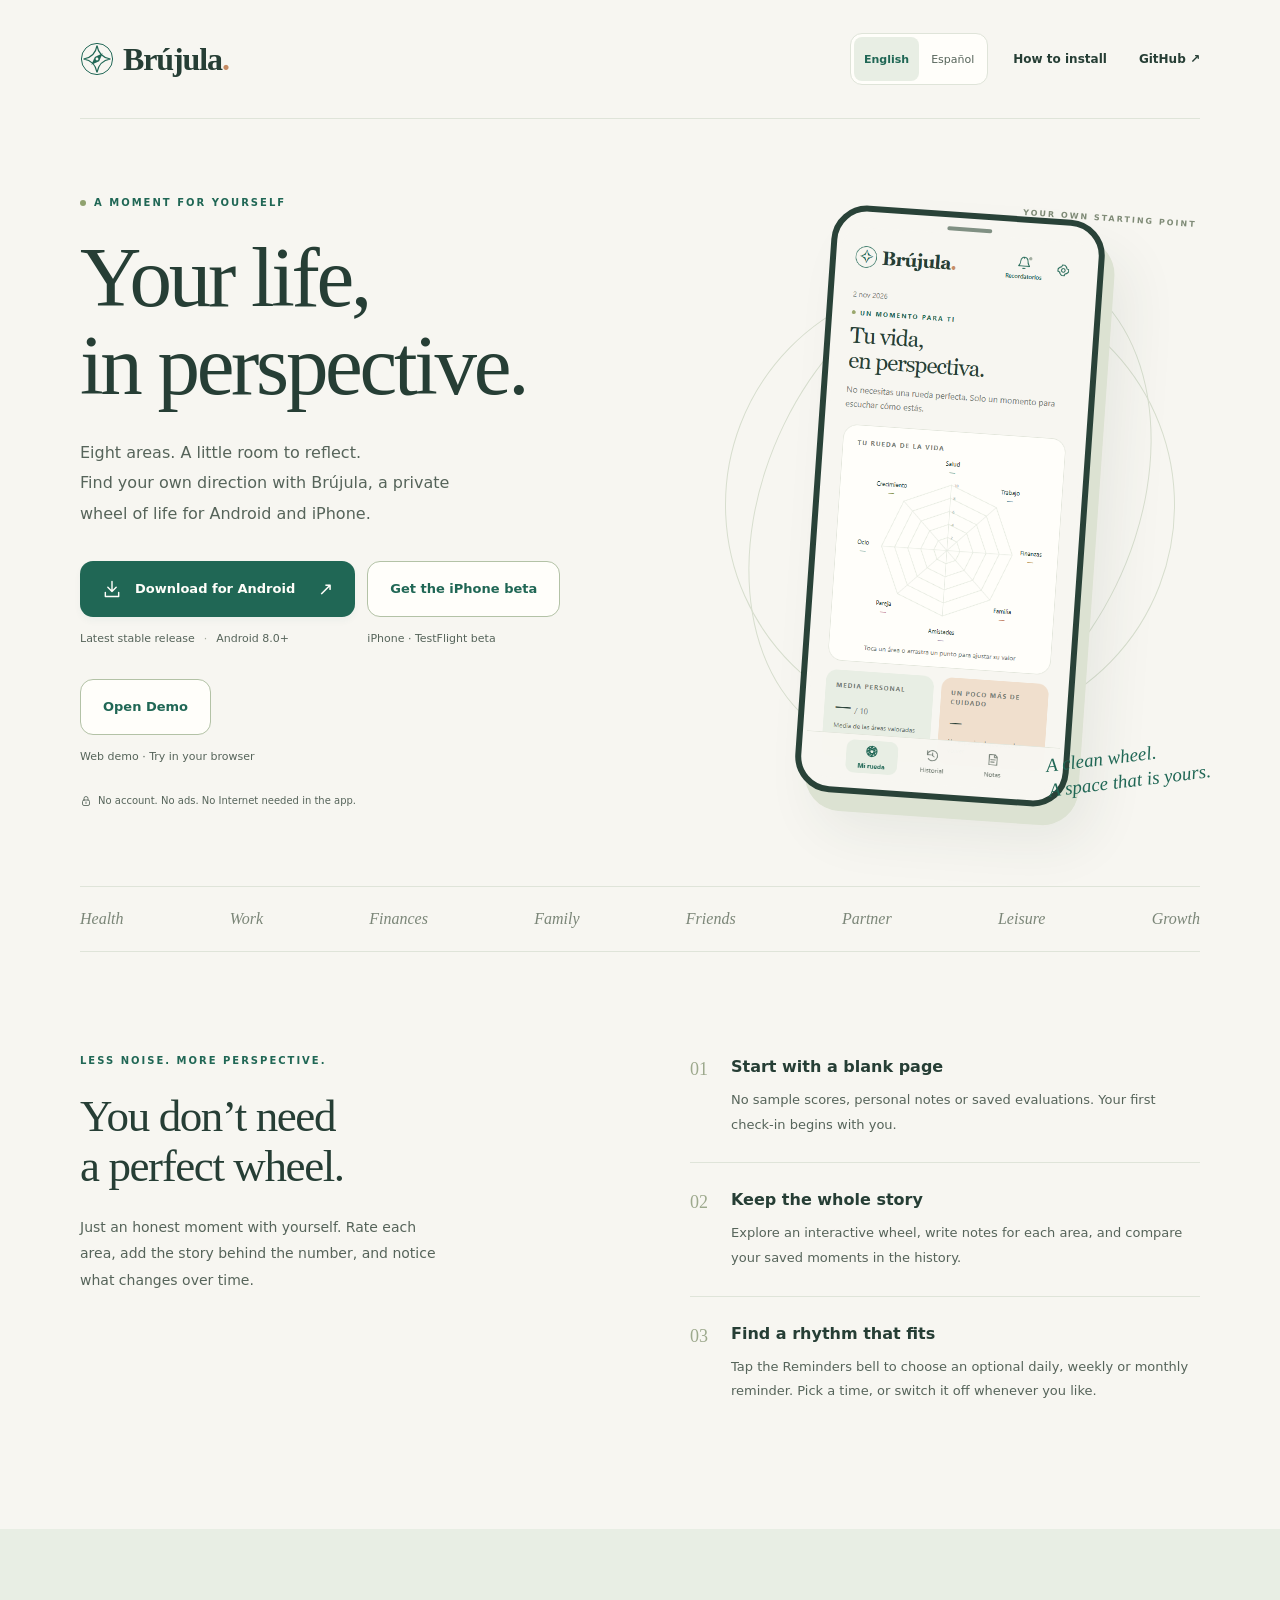
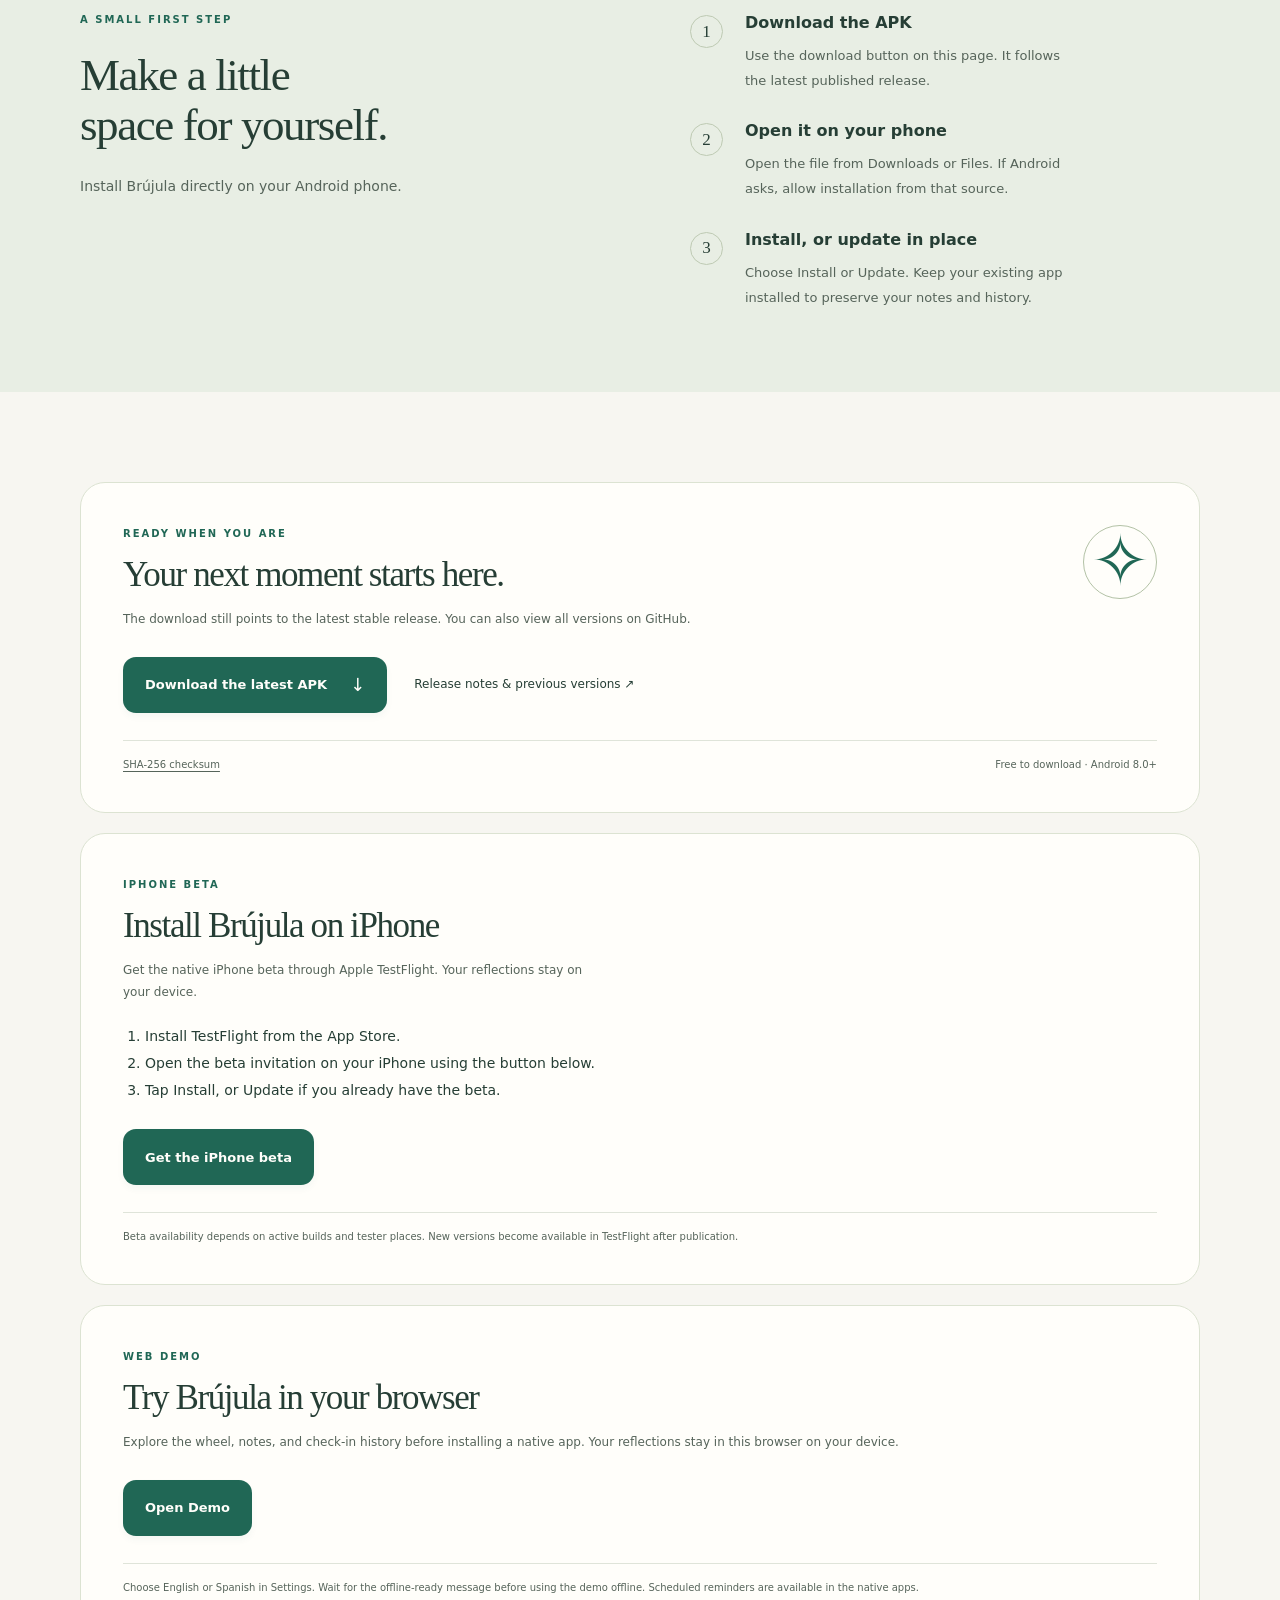
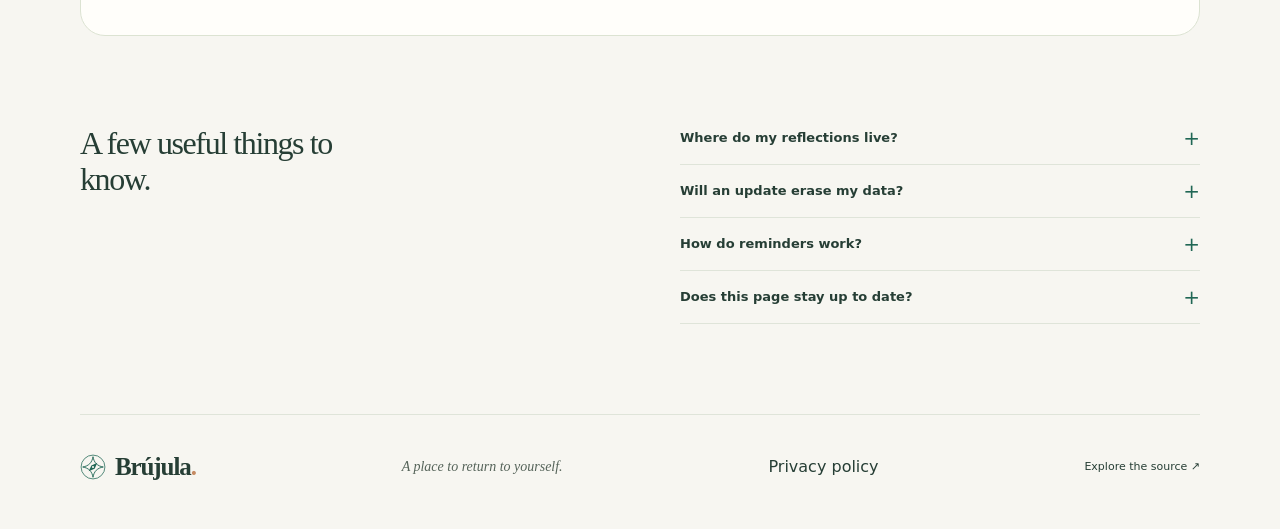
<file: docs/index.html>
<!doctype html>
<html lang="en">
<head>
  <meta charset="utf-8">
  <meta name="viewport" content="width=device-width,initial-scale=1">
  <meta name="theme-color" content="#F7F6F1">
  <meta name="description" content="Get Brújula for Android and iPhone. A private, offline wheel of life with personal reflections, check-in history and optional reminders.">
  <meta name="color-scheme" content="light">
  <title>Brújula — A moment for yourself</title>
  <link rel="icon" type="image/svg+xml" href="compass.svg">
  <link rel="stylesheet" href="style.css?v=2026-11-12">
  <script src="config.js" defer></script>
  <script src="translations.js?v=locales-2026-11-12" defer></script>
  <script src="app.js?v=locales-2026-11-12" defer></script>
</head>
<body>
  <a class="skip" href="#main" data-i18n="skip">Skip to content</a>
  <header class="site-header wrap">
    <a class="brand" href="#" aria-label="Brújula home" data-i18n-aria="home"><img src="compass.svg" width="34" height="34" alt=""><span>Brújula<span class="dot">.</span></span></a>
    <div class="header-tools">
      <div class="language-switch" role="group" aria-label="Language" data-i18n-aria="language" hidden>
        <button type="button" data-language="en" lang="en" aria-pressed="true">English</button>
        <button type="button" data-language="es" lang="es" aria-pressed="false">Español</button>
      </div>
      <nav aria-label="Main navigation" data-i18n-aria="navigation"><a href="#how-to-install" data-i18n="navInstall">How to install</a><a data-repository href="https://github.com/anderrow/brujula" target="_blank" rel="noopener noreferrer">GitHub <span aria-hidden="true">↗</span></a></nav>
    </div>
  </header>
  <main id="main">
    <section class="hero wrap" aria-labelledby="hero-title">
      <div class="hero-copy">
        <p class="eyebrow"><span aria-hidden="true"></span><span data-i18n="heroEyebrow">A MOMENT FOR YOURSELF</span></p>
        <h1 id="hero-title"><span data-i18n="heroTitleFirst">Your life,</span><br><span data-i18n="heroTitleLast">in perspective.</span></h1>
        <p class="intro"><span data-i18n="heroIntroFirst">Eight areas. A little room to reflect.</span><br><span data-i18n="heroIntroLast">Find your own direction with Brújula, a private wheel of life for Android and iPhone.</span></p>
        <div class="hero-actions">
          <div>
            <a class="button primary download-link" data-download href="https://github.com/anderrow/brujula/releases/latest/download/Brujula.apk"><svg viewBox="0 0 24 24" aria-hidden="true"><path d="M12 3v12m-5-5 5 5 5-5M4 16v5h16v-5"/></svg><span class="button-text" data-i18n="download">Download for Android</span><span aria-hidden="true">↗</span></a>
            <p class="download-meta"><span id="hero-version">Latest stable release</span><span class="divider">·</span>Android 8.0+</p>
          </div>
          <div>
            <a class="button outline" href="https://testflight.apple.com/join/KRNwfG1G" data-i18n="iphoneDownload">Get the iPhone beta</a>
            <p class="download-meta" data-i18n="iphoneMeta">iPhone · TestFlight beta</p>
          </div>
          <div>
            <a class="button outline" href="web-app/" data-i18n="openDemo">Open Demo</a>
            <p class="download-meta" data-i18n="demoMeta">Web demo · Try in your browser</p>
          </div>
        </div>
        <p class="private-line"><svg viewBox="0 0 24 24" aria-hidden="true"><rect x="5" y="10" width="14" height="11" rx="3"/><path d="M8 10V7a4 4 0 0 1 8 0v3m-4 4v3"/></svg><span data-i18n="privateLine">No account. No ads. No Internet needed in the app.</span></p>
      </div>
      <div class="hero-visual">
        <div class="orbit orbit-one" aria-hidden="true"></div><div class="orbit orbit-two" aria-hidden="true"></div>
        <span class="visual-label" aria-hidden="true" data-i18n="visualLabel">YOUR OWN STARTING POINT</span>
        <div class="phone"><div class="phone-speaker" aria-hidden="true"></div><img src="app-preview.png?v=1.1.1" width="393" height="852" data-i18n-alt="previewAlt" alt="The Brújula app starts with a clean wheel of life and a labeled reminder bell in the header. All eight categories are unrated and no personal data is preloaded."></div>
        <span class="visual-note"><span data-i18n="visualNoteFirst">A clean wheel.</span><br><span data-i18n="visualNoteLast">A space that is yours.</span></span>
      </div>
    </section>
    <div class="areas wrap" aria-label="The eight areas of your wheel" data-i18n-aria="areasLabel"><span data-i18n="health">Health</span><span data-i18n="work">Work</span><span data-i18n="finances">Finances</span><span data-i18n="family">Family</span><span data-i18n="friends">Friends</span><span data-i18n="partner">Partner</span><span data-i18n="leisure">Leisure</span><span data-i18n="growth">Growth</span></div>
    <section class="reflection wrap" aria-labelledby="reflection-title">
      <div class="section-intro"><p class="eyebrow" data-i18n="reflectionEyebrow">LESS NOISE. MORE PERSPECTIVE.</p><h2 id="reflection-title"><span data-i18n="reflectionTitleFirst">You don’t need</span><br><span data-i18n="reflectionTitleLast">a perfect wheel.</span></h2><p data-i18n="reflectionIntro">Just an honest moment with yourself. Rate each area, add the story behind the number, and notice what changes over time.</p></div>
      <div class="feature-list">
        <article><span class="feature-number">01</span><div><h3 data-i18n="featureStartTitle">Start with a blank page</h3><p data-i18n="featureStartBody">No sample scores, personal notes or saved evaluations. Your first check-in begins with you.</p></div></article>
        <article><span class="feature-number">02</span><div><h3 data-i18n="featureHistoryTitle">Keep the whole story</h3><p data-i18n="featureHistoryBody">Explore an interactive wheel, write notes for each area, and compare your saved moments in the history.</p></div></article>
        <article><span class="feature-number">03</span><div><h3 data-i18n="featureReminderTitle">Find a rhythm that fits</h3><p data-i18n="featureReminderBody">Tap the Reminders bell to choose an optional daily, weekly or monthly reminder. Pick a time, or switch it off whenever you like.</p></div></article>
      </div>
    </section>
    <section id="how-to-install" class="install-section" aria-labelledby="install-title">
      <div class="wrap install-layout">
        <div><p class="eyebrow" data-i18n="installEyebrow">A SMALL FIRST STEP</p><h2 id="install-title"><span data-i18n="installTitleFirst">Make a little</span><br><span data-i18n="installTitleLast">space for yourself.</span></h2><p class="section-copy" data-i18n="installIntro">Install Brújula directly on your Android phone.</p></div>
        <ol class="install-steps">
          <li><span>1</span><div><h3 data-i18n="installDownloadTitle">Download the APK</h3><p data-i18n="installDownloadBody">Use the download button on this page. It follows the latest published release.</p></div></li>
          <li><span>2</span><div><h3 data-i18n="installOpenTitle">Open it on your phone</h3><p data-i18n="installOpenBody">Open the file from Downloads or Files. If Android asks, allow installation from that source.</p></div></li>
          <li><span>3</span><div><h3 data-i18n="installUpdateTitle">Install, or update in place</h3><p data-i18n="installUpdateBody">Choose Install or Update. Keep your existing app installed to preserve your notes and history.</p></div></li>
        </ol>
      </div>
    </section>
    <div class="release wrap">
      <section class="release-card" aria-labelledby="release-title">
        <div class="release-heading"><div><p class="eyebrow" data-i18n="releaseEyebrow">READY WHEN YOU ARE</p><h2 id="release-title" data-i18n="releaseTitle">Your next moment starts here.</h2><p id="release-description" aria-live="polite">The download always points to the latest stable release on GitHub.</p></div><span class="android-mark" aria-hidden="true">✧</span></div>
        <div class="release-actions"><a class="button primary download-link" data-download href="https://github.com/anderrow/brujula/releases/latest/download/Brujula.apk"><span class="button-text" data-i18n="downloadLatest">Download the latest APK</span><span aria-hidden="true">↓</span></a><a class="text-link" data-releases href="https://github.com/anderrow/brujula/releases/latest" target="_blank" rel="noopener noreferrer"><span data-i18n="releaseNotes">Release notes &amp; previous versions</span> <span aria-hidden="true">↗</span></a></div>
        <div class="release-foot"><a data-checksum href="https://github.com/anderrow/brujula/releases/latest/download/Brujula.apk.sha256" data-i18n="checksum">SHA-256 checksum</a><span data-i18n="releaseFoot">Free to download · Android 8.0+</span></div>
      </section>
      <section id="iphone" class="release-card" aria-labelledby="iphone-title">
        <div class="release-heading">
          <div>
            <p class="eyebrow" data-i18n="iphoneEyebrow">IPHONE BETA</p>
            <h2 id="iphone-title" data-i18n="iphoneTitle">Install Brújula on iPhone</h2>
            <p data-i18n="iphoneBody">Get the native iPhone beta through Apple TestFlight. Your reflections stay on your device.</p>
          </div>
        </div>
        <ol class="iphone-steps">
          <li data-i18n="iphoneStep1">Install TestFlight from the App Store.</li>
          <li data-i18n="iphoneStep2">Open the beta invitation on your iPhone using the button below.</li>
          <li data-i18n="iphoneStep3">Tap Install, or Update if you already have the beta.</li>
        </ol>
        <div class="release-actions">
          <a class="button primary" href="https://testflight.apple.com/join/KRNwfG1G" data-i18n="iphoneDownload">Get the iPhone beta</a>
        </div>
        <div class="release-foot" data-i18n="iphoneFoot">Beta availability depends on active builds and tester places. New versions become available in TestFlight after publication.</div>
      </section>
      <section id="demo" class="release-card" aria-labelledby="demo-title">
        <div class="release-heading">
          <div>
            <p class="eyebrow" data-i18n="demoEyebrow">WEB DEMO</p>
            <h2 id="demo-title" data-i18n="demoTitle">Try Brújula in your browser</h2>
            <p data-i18n="demoBody">Explore the wheel, notes, and check-in history before installing a native app. Your reflections stay in this browser on your device.</p>
          </div>
        </div>
        <div class="release-actions">
          <a class="button primary" href="web-app/" data-i18n="openDemo">Open Demo</a>
        </div>
        <div class="release-foot" data-i18n="demoFoot">Choose English or Spanish in Settings. Wait for the offline-ready message before using the demo offline. Scheduled reminders are available in the native apps.</div>
      </section>
    </div>
    <section class="faq wrap" aria-labelledby="questions-title">
      <h2 id="questions-title" data-i18n="questionsTitle">A few useful things to know.</h2>
      <div>
        <details><summary data-i18n="faqDataTitle">Where do my reflections live?</summary><p data-i18n="faqDataBody">On your phone. The Android app works offline, with no account, server or analytics. You can export a local JSON backup from Settings. Back up your reflections before uninstalling or changing phones.</p></details>
        <details><summary data-i18n="faqUpdateTitle">Will an update erase my data?</summary><p data-i18n="faqUpdateBody">Install the new release over your existing app, without uninstalling it. Your reflections and history are preserved. To start fresh instead, use Settings → Clear data and start fresh and confirm.</p></details>
        <details><summary data-i18n="faqReminderTitle">How do reminders work?</summary><p data-i18n="faqReminderBody">They are off by default. Tap the bell labeled Reminders in the app header, or open Settings → Reflection reminder. Choose a daily, weekly or monthly schedule and a local time, then save. Android will ask for notification permission when needed. You can disable the reminder and save at any time. Battery management may delay delivery.</p></details>
        <details><summary data-i18n="faqLatestTitle">Does this page stay up to date?</summary><p data-i18n="faqLatestBody">The download points to the latest stable GitHub release. Version information is refreshed from GitHub when available. The permanent APK link follows new releases even if version information is temporarily out of date. This page does not update the app on your phone automatically.</p></details>
      </div>
    </section>
  </main>
  <footer class="wrap"><a class="brand" href="#" aria-label="Brújula home" data-i18n-aria="home"><img src="compass.svg" width="26" height="26" alt=""><span>Brújula<span class="dot">.</span></span></a><p data-i18n="footerNote">A place to return to yourself.</p><a href="privacy.html" data-i18n="privacyPolicy">Privacy policy</a><a data-repository href="https://github.com/anderrow/brujula" target="_blank" rel="noopener noreferrer"><span data-i18n="source">Explore the source</span> <span aria-hidden="true">↗</span></a></footer>
  <noscript><p class="noscript">JavaScript is off. The APK links still download the latest stable release.</p></noscript>
</body>
</html>
</file>
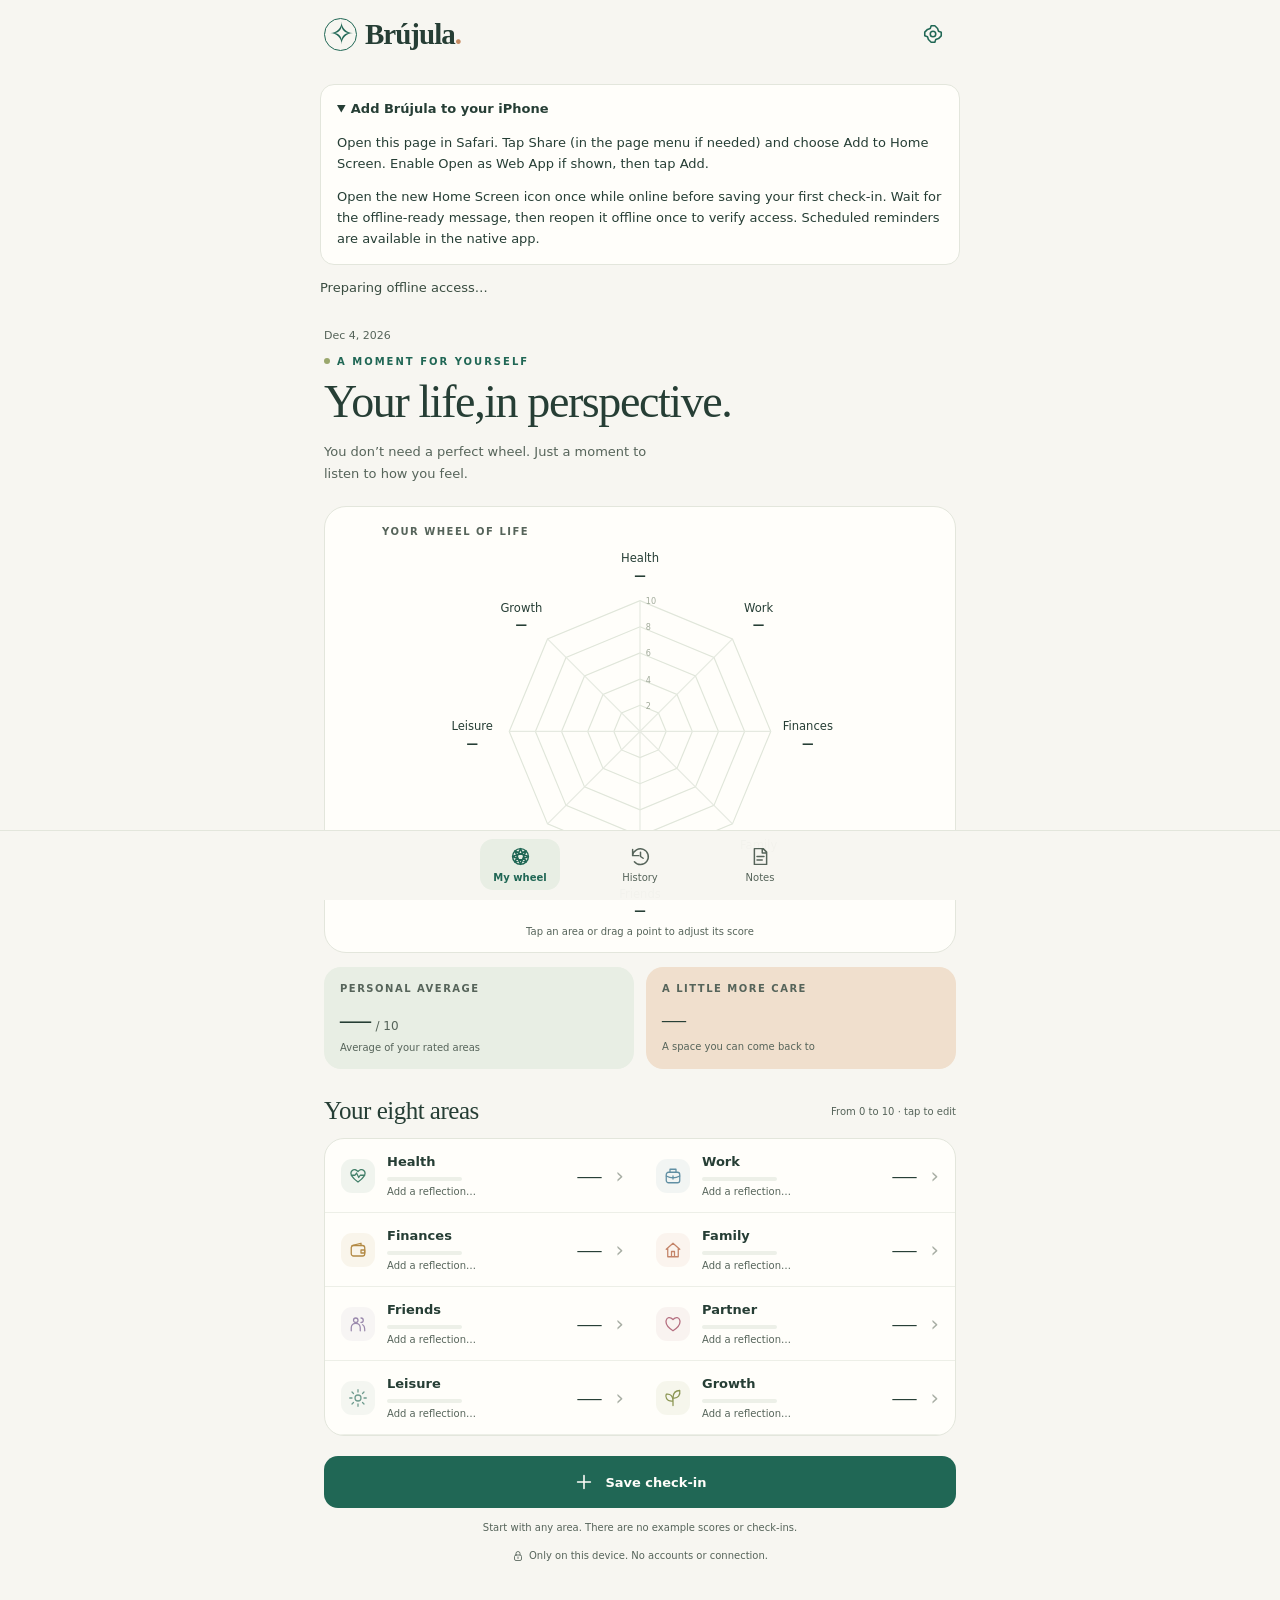
<file: docs/web-app/index.html>
<!doctype html>
<html lang="en">
<head>
  <meta charset="utf-8">
  <meta name="viewport" content="width=device-width,initial-scale=1,viewport-fit=cover">
  <meta http-equiv="Content-Security-Policy" content="default-src 'none'; script-src 'self'; style-src 'self' 'unsafe-inline'; img-src 'self' data:; manifest-src 'self'; worker-src 'self'; base-uri 'none'; form-action 'none'">
  <meta name="theme-color" content="#F7F6F1">
  <meta name="apple-mobile-web-app-capable" content="yes">
  <title>Brújula</title>
  <link rel="manifest" href="manifest.webmanifest">
  <link rel="apple-touch-icon" href="icon.png">
  <link rel="icon" href="icon.png">
  <link rel="stylesheet" href="style.css">
  <link rel="stylesheet" href="install.css">
  <script src="core.js" defer></script>
  <script src="web-platform.js" defer></script>
  <script src="app.js" defer></script>
</head>
<body>
  <header class="topbar">
    <a class="brand" href="#wheel" aria-label="Brújula"><span class="brand-icon" aria-hidden="true">✧</span> Brújula<span class="brand-dot">.</span></a>
    <button id="settings" class="icon-button" aria-label="Settings" aria-haspopup="dialog" aria-controls="sheet"></button>
  </header>
  <aside class="install-tip" aria-label="Install Brújula on iPhone">
    <details open>
      <summary>Add Brújula to your iPhone</summary>
      <p>Open this page in Safari. Tap <strong>Share</strong> (in the page menu if needed) and choose <strong>Add to Home Screen</strong>. Enable <strong>Open as Web App</strong> if shown, then tap <strong>Add</strong>.</p>
      <p>Open the new Home Screen icon once while online before saving your first check-in. Wait for the offline-ready message, then reopen it offline once to verify access. Scheduled reminders are available in the native app.</p>
    </details>
  </aside>
  <main id="main"></main>
  <nav id="navigation" aria-label="Main navigation"></nav>
  <div id="toast" role="status" aria-live="polite"></div>
  <dialog id="sheet" aria-labelledby="sheet-title"></dialog>
  <input id="backup-file" type="file" accept=".json,application/json" hidden>
  <noscript>Enable JavaScript to use the life wheel.</noscript>
</body>
</html>
</file>
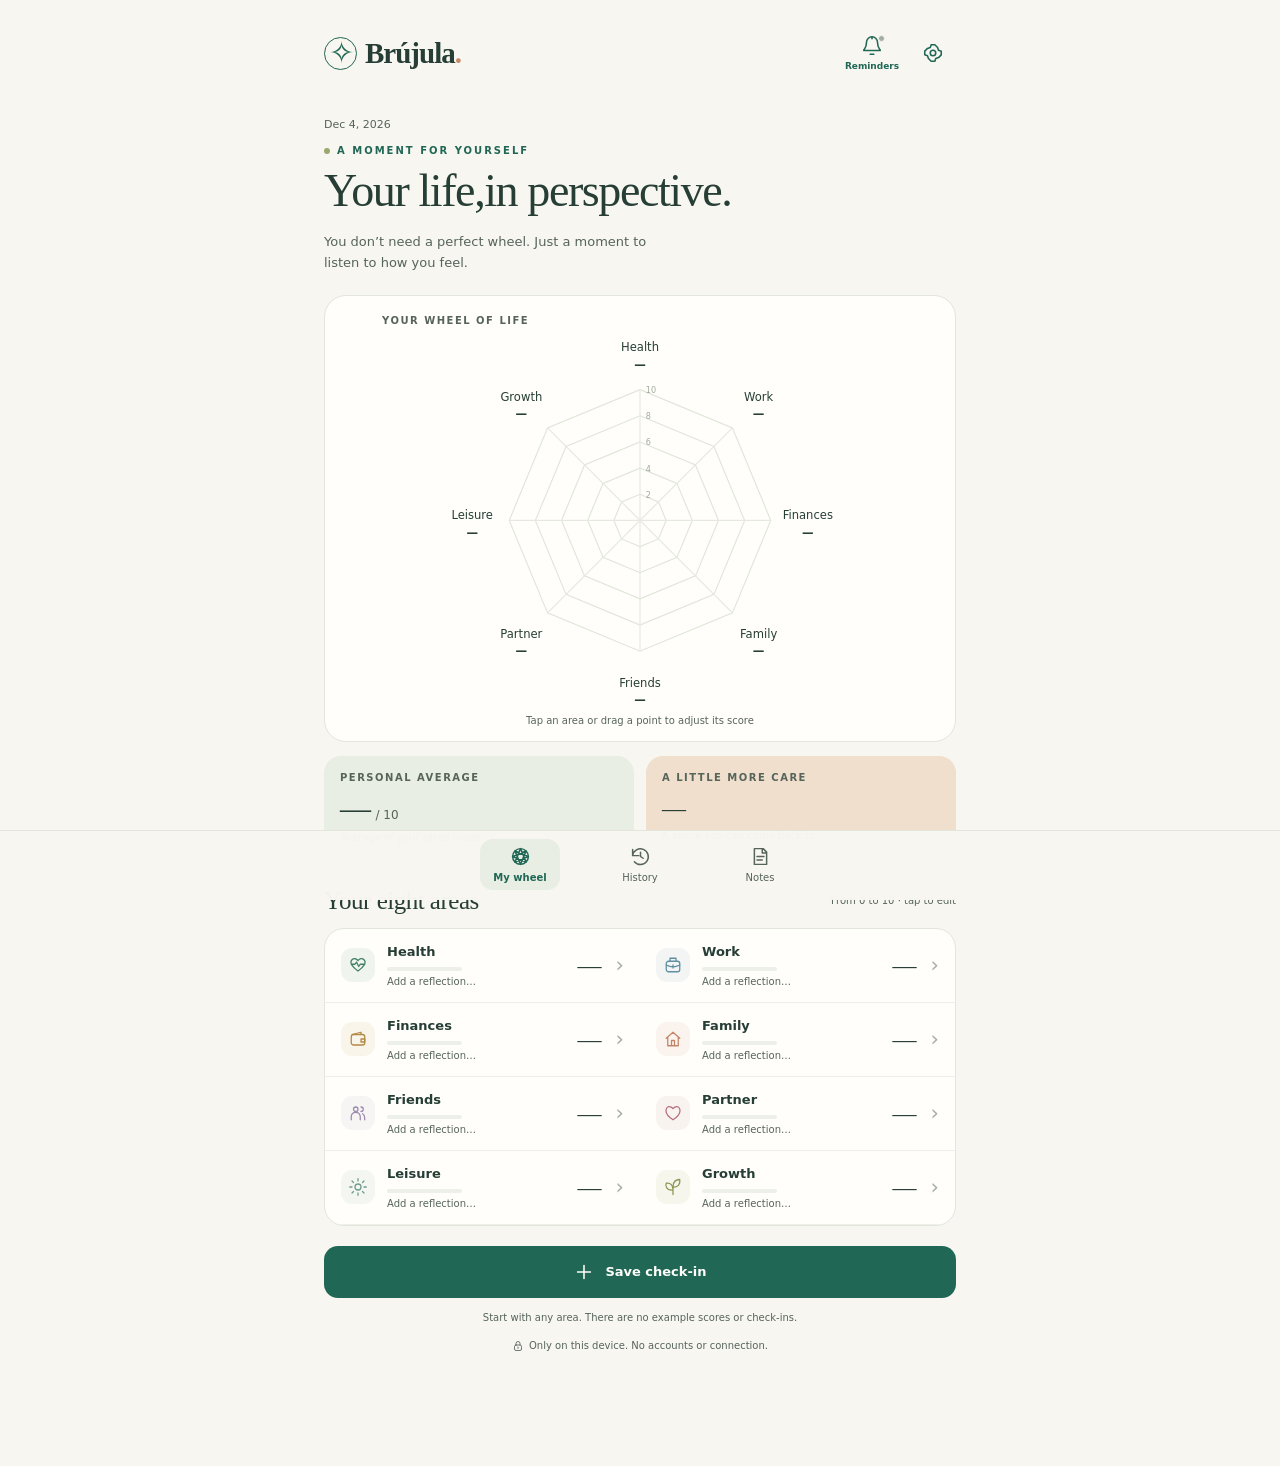
<file: app/src/main/assets/web/index.html>
<!doctype html>
<html lang="es">
<head>
  <meta charset="UTF-8">
  <meta name="viewport" content="width=device-width, initial-scale=1, viewport-fit=cover">
  <meta http-equiv="Content-Security-Policy" content="default-src 'none'; script-src 'self'; style-src 'self' 'unsafe-inline'; img-src 'self' data:; connect-src 'none'; base-uri 'none'; form-action 'none'">
  <meta name="theme-color" content="#F7F6F1">
  <link rel="icon" href="data:,">
  <title>Brújula</title>
  <link rel="stylesheet" href="style.css">
  <script src="core.js" defer></script>
  <script src="privacy-copy.js" defer></script>
  <script src="app.js" defer></script>
</head>
<body>
  <header class="topbar">
    <a class="brand" href="#wheel" aria-label="Brújula"><span class="brand-icon" aria-hidden="true">✧</span> Brújula<span class="brand-dot">.</span></a>
    <div class="header-actions">
      <button id="reminder-shortcut" class="reminder-shortcut" aria-label="Recordatorio de reflexión" aria-haspopup="dialog" aria-controls="sheet"></button>
      <button id="settings" class="icon-button" aria-label="Ajustes" aria-haspopup="dialog" aria-controls="sheet"></button>
    </div>
  </header>
  <main id="main"></main>
  <nav id="navigation" aria-label="Navegación principal"></nav>
  <div id="toast" role="status" aria-live="polite"></div>
  <dialog id="sheet" aria-labelledby="sheet-title"></dialog>
</body>
</html>
</file>
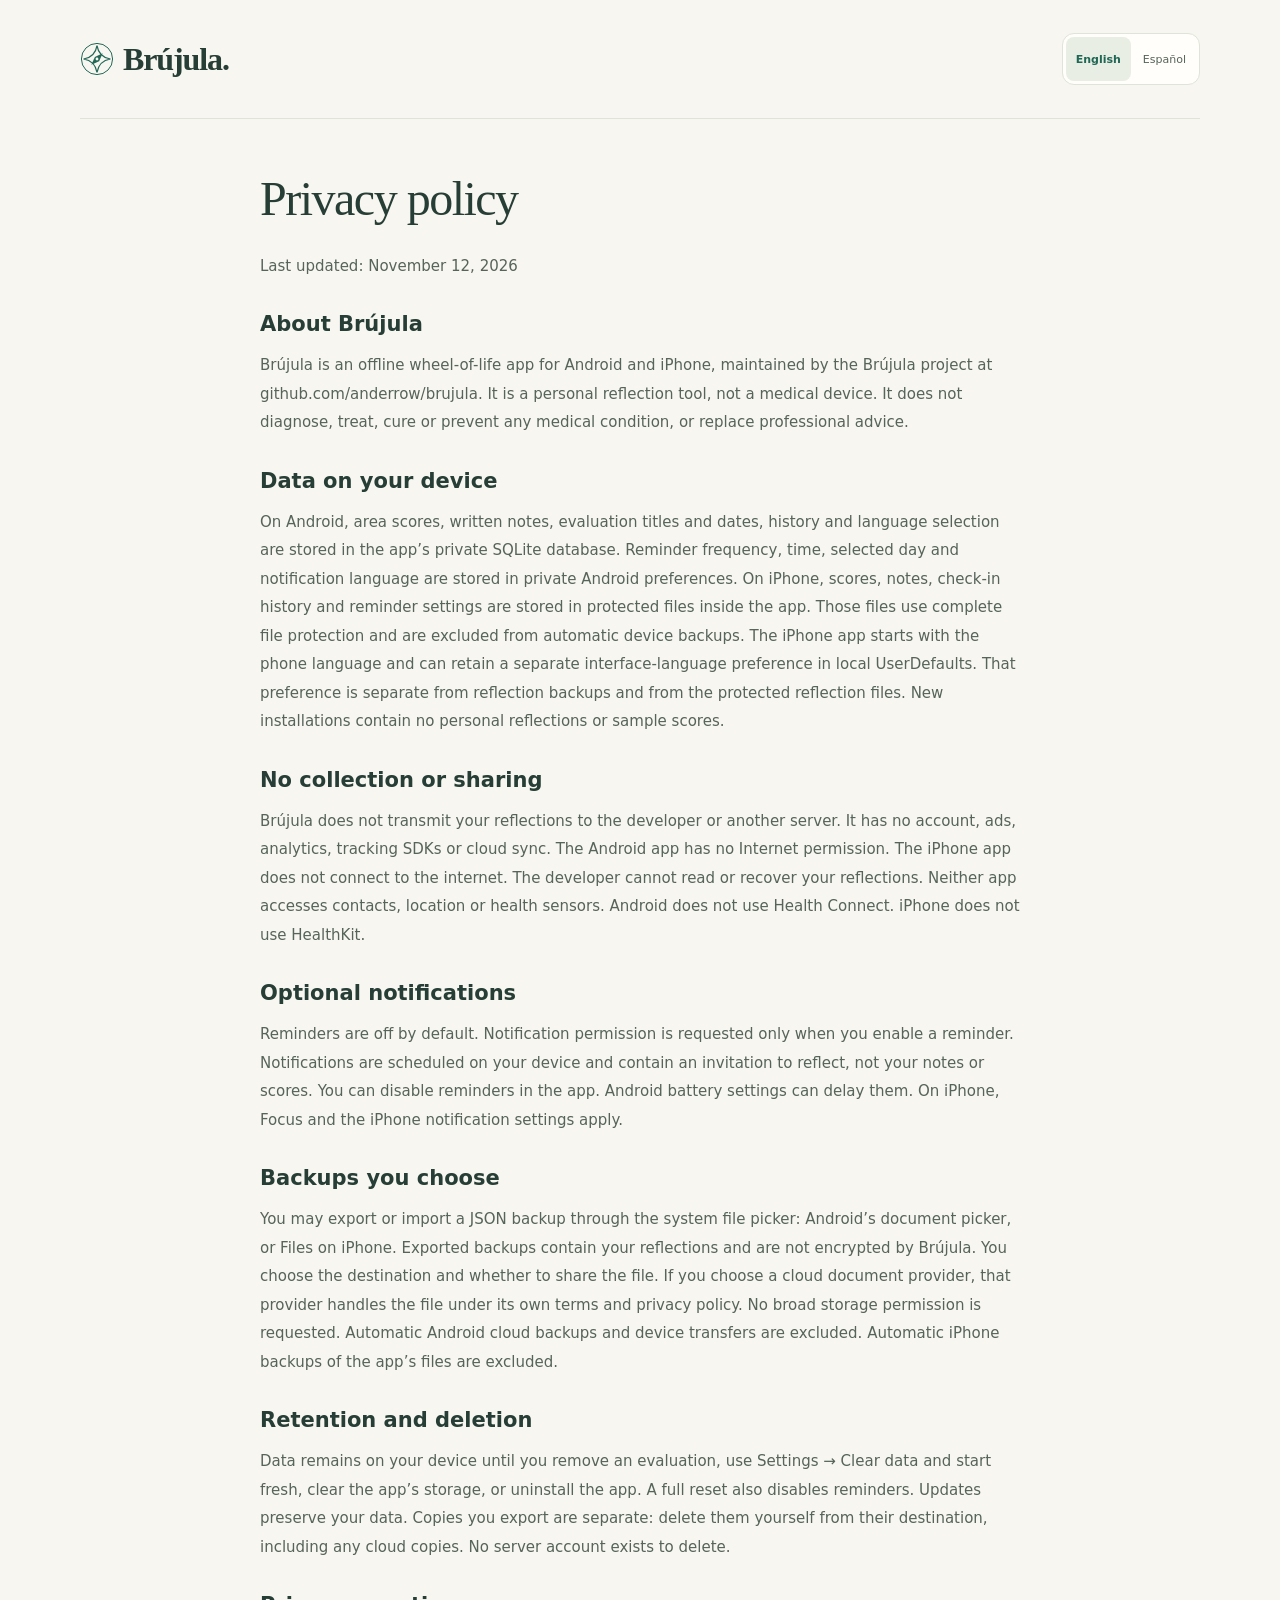
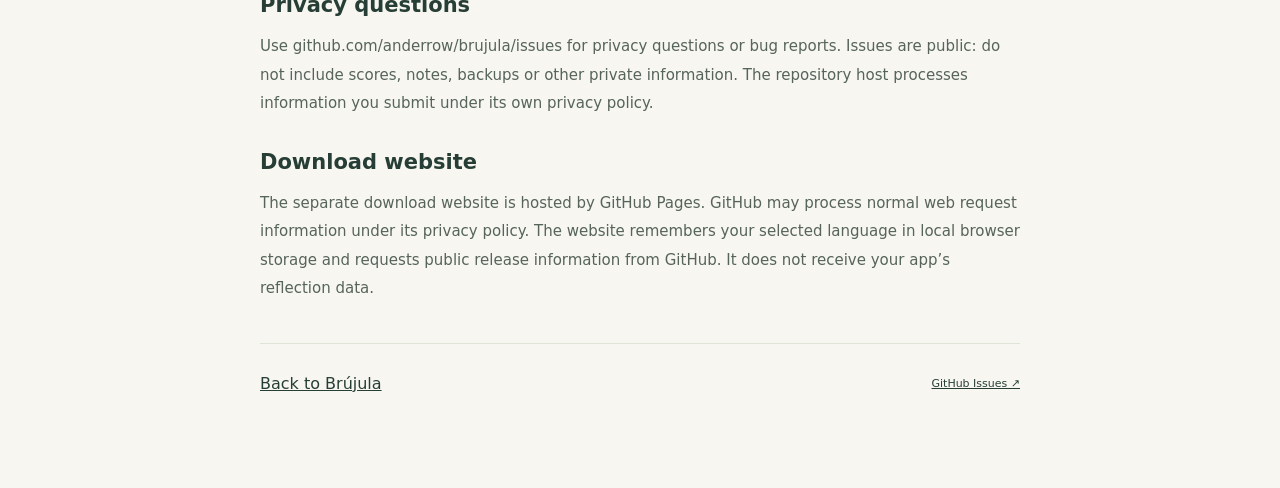
<file: docs/privacy.html>
<!doctype html>
<html lang="en"><head><meta charset="utf-8"><meta name="viewport" content="width=device-width,initial-scale=1">
<meta name="description" content="Brújula privacy policy: offline reflections, optional reminders, local backups and deletion.">
<title>Brújula — Privacy policy</title><link rel="icon" href="compass.svg"><link rel="stylesheet" href="style.css?v=2026-11-12">
<style>.policy{max-width:760px;padding:55px 0}.policy h1{font-size:48px;letter-spacing:-1.5px}.policy h2{font:600 21px system-ui;letter-spacing:0;margin:32px 0 12px}.policy p{font-size:15px;line-height:1.9;color:var(--muted)}.policy a{text-decoration:underline}.policy footer{margin-top:40px}</style>
<script src="privacy-copy.js?v=locales-2026-11-12" defer></script><script src="privacy.js?v=locales-2026-11-12" defer></script></head><body>
<header class="site-header wrap"><a class="brand" href="./"><img src="compass.svg" width="34" height="34" alt="">Brújula.</a>
<div class="language-switch" role="group" aria-label="Language" hidden><button type="button" data-language="en" lang="en" aria-pressed="true">English</button><button type="button" data-language="es" lang="es" aria-pressed="false">Español</button></div></header>
<main class="policy wrap"><h1 id="policy-title">Privacy policy</h1><p id="policy-updated">Last updated: November 12, 2026</p>
<div id="policy-sections"><section><h2>About Brújula</h2><p>Brújula is an offline wheel-of-life app for Android and iPhone, maintained by the Brújula project at github.com/anderrow/brujula. It is a personal reflection tool, not a medical device. It does not diagnose, treat, cure or prevent any medical condition, or replace professional advice.</p></section>
<section><h2>Data on your device</h2><p>On Android, area scores, written notes, evaluation titles and dates, history and language selection are stored in the app’s private SQLite database. Reminder frequency, time, selected day and notification language are stored in private Android preferences. On iPhone, scores, notes, check-in history and reminder settings are stored in protected files inside the app. Those files use complete file protection and are excluded from automatic device backups. The iPhone app starts with the phone language and can retain a separate interface-language preference in local UserDefaults. That preference is separate from reflection backups and from the protected reflection files. New installations contain no personal reflections or sample scores.</p></section>
<section><h2>No collection or sharing</h2><p>Brújula does not transmit your reflections to the developer or another server. It has no account, ads, analytics, tracking SDKs or cloud sync. The Android app has no Internet permission. The iPhone app does not connect to the internet. The developer cannot read or recover your reflections. Neither app accesses contacts, location or health sensors. Android does not use Health Connect. iPhone does not use HealthKit.</p></section>
<section><h2>Optional notifications</h2><p>Reminders are off by default. Notification permission is requested only when you enable a reminder. Notifications are scheduled on your device and contain an invitation to reflect, not your notes or scores. You can disable reminders in the app. Android battery settings can delay them. On iPhone, Focus and the iPhone notification settings apply.</p></section>
<section><h2>Backups you choose</h2><p>You may export or import a JSON backup through the system file picker: Android’s document picker, or Files on iPhone. Exported backups contain your reflections and are not encrypted by Brújula. You choose the destination and whether to share the file. If you choose a cloud document provider, that provider handles the file under its own terms and privacy policy. No broad storage permission is requested. Automatic Android cloud backups and device transfers are excluded. Automatic iPhone backups of the app’s files are excluded.</p></section>
<section><h2>Retention and deletion</h2><p>Data remains on your device until you remove an evaluation, use Settings → Clear data and start fresh, clear the app’s storage, or uninstall the app. A full reset also disables reminders. Updates preserve your data. Copies you export are separate: delete them yourself from their destination, including any cloud copies. No server account exists to delete.</p></section>
<section><h2>Privacy questions</h2><p>Use github.com/anderrow/brujula/issues for privacy questions or bug reports. Issues are public: do not include scores, notes, backups or other private information. The repository host processes information you submit under its own privacy policy.</p></section>
<section><h2>Download website</h2><p>The separate download website is hosted by GitHub Pages. GitHub may process normal web request information under its privacy policy. The website remembers your selected language in local browser storage and requests public release information from GitHub. It does not receive your app’s reflection data.</p></section></div>
<footer><a id="policy-back" href="./">Back to Brújula</a><a id="policy-issues" href="https://github.com/anderrow/brujula/issues" target="_blank" rel="noopener noreferrer">GitHub Issues ↗</a></footer></main></body></html>
</file>
<file: docs/style.css>
:root{--cream:#f7f6f1;--paper:#fffefa;--green:#206755;--ink:#263e35;--muted:#56645a;--line:#dfe4d9;--pale:#e8eee4;--warm:#ead7c1;--serif:Georgia,'Times New Roman',serif;--sans:system-ui,-apple-system,'Segoe UI',sans-serif;font-family:var(--sans);color:var(--ink);background:var(--cream);font-synthesis:none}*{box-sizing:border-box}html{scroll-behavior:smooth}body{margin:0}a{color:inherit;text-decoration:none}button,a{-webkit-tap-highlight-color:transparent}a:focus-visible,summary:focus-visible{outline:3px solid #b38a45;outline-offset:6px}.wrap{width:min(1120px,calc(100% - 80px));margin:auto}.skip{position:fixed;top:10px;left:10px;z-index:20;background:var(--green);color:white;padding:12px;transform:translateY(-200%)}.skip:focus{transform:none}.site-header{display:flex;justify-content:space-between;align-items:center;padding:33px 0;border-bottom:1px solid var(--line)}.brand{font:600 32px var(--serif);letter-spacing:-1.1px;display:inline-flex;align-items:center;gap:9px}.brand img{object-fit:contain}.dot{color:#c58b63}nav{display:flex;align-items:center;gap:32px;font-size:12px;font-weight:550}nav a{padding:10px 0}nav a:hover,.text-link:hover,footer>a:last-child:hover{color:var(--green);text-decoration:underline;text-underline-offset:5px}.hero{display:grid;grid-template-columns:1.08fr .92fr;align-items:center;gap:35px;min-height:760px;padding:75px 0 69px}.eyebrow{font-size:10px;font-weight:700;line-height:1.7;letter-spacing:2px;color:var(--green);display:flex;gap:8px;align-items:center;margin:0 0 22px}.eyebrow>span{width:6px;height:6px;border-radius:50%;background:#8fa16e}h1{font:normal clamp(57px,6.8vw,85px)/1.04 var(--serif);letter-spacing:-3.3px;margin:0 0 28px}h2{font:normal 45px/1.12 var(--serif);letter-spacing:-1.4px;margin:0 0 22px}h3{font-size:16px;line-height:1.5;margin:0 0 9px;font-weight:600}.intro{font-size:16px;line-height:1.9;color:var(--muted);max-width:405px;margin:0 0 32px}.button{display:inline-flex;align-items:center;justify-content:center;gap:13px;min-height:56px;border-radius:13px;padding:16px 22px;font-size:13px;font-weight:600;cursor:pointer}.primary{background:var(--green);color:#fffefa;box-shadow:0 4px 7px #2067550b;transition:background .15s,transform .15s}.primary:hover{background:#18523f;transform:translateY(-2px)}.primary svg,.private-line svg{width:20px;height:20px;stroke:currentColor;fill:none;stroke-width:1.7;stroke-linecap:round;stroke-linejoin:round}.button>span{font-size:18px;font-weight:400;margin-left:10px}.download-meta{display:flex;gap:9px;align-items:center;color:var(--muted);font-size:11px;margin:15px 0 22px}.divider{color:#a2aa9a}.private-line{font-size:10px;color:var(--muted);display:flex;align-items:center;gap:6px}.private-line svg{width:12px;height:12px}.hero-visual{position:relative;display:flex;align-items:center;justify-content:center;min-height:590px}.phone{width:274px;border:6px solid #294238;border-radius:36px;padding:16px 4px 9px;background:#f7f6f1;box-shadow:11px 18px 0 #dce2d2,25px 35px 55px #263e3514;position:relative;z-index:2;transform:rotate(4deg);overflow:hidden}.phone img{display:block;width:100%;height:auto;border-radius:23px}.phone-speaker{position:absolute;width:45px;height:4px;top:9px;left:calc(50% - 22px);background:#809083;border-radius:5px}.orbit{position:absolute;border:1px solid #d7dece;border-radius:50%;width:450px;height:450px;transform:rotate(-24deg)}.orbit-two{width:370px;height:520px;transform:rotate(26deg)}.visual-label{position:absolute;top:4px;right:3px;font-size:8px;font-weight:700;letter-spacing:2px;transform:rotate(4deg);color:#7f8b77}.visual-note{font:italic 19px/1.3 var(--serif);position:absolute;right:-10px;bottom:7px;z-index:3;color:var(--green);transform:rotate(-7deg)}.areas{border-top:1px solid var(--line);border-bottom:1px solid var(--line);display:flex;justify-content:space-between;gap:10px;flex-wrap:wrap;padding:23px 0;color:#7b8678;font:italic 16px var(--serif)}.reflection{display:grid;grid-template-columns:1fr 1fr;gap:100px;padding:100px 0}.section-intro>p:last-child,.section-copy{font-size:14px;line-height:1.9;color:var(--muted);max-width:360px}.feature-list{padding-top:3px}.feature-list article{display:flex;gap:23px;padding:25px 0;border-bottom:1px solid var(--line)}.feature-list article:first-child{padding-top:0}.feature-list article:last-child{border-bottom:0}.feature-number{font:18px var(--serif);color:#9da98d;margin-top:4px}.feature-list p{font-size:13px;line-height:1.9;color:var(--muted);margin:0}.install-section{background:var(--pale);padding:82px 0}.install-layout{display:grid;grid-template-columns:1fr 1fr;gap:100px}.install-steps{margin:0;padding:0;list-style:none}.install-steps li{display:flex;gap:22px;padding:0 0 26px}.install-steps li:last-child{padding-bottom:0}.install-steps li>span{display:flex;align-items:center;justify-content:center;flex-shrink:0;width:33px;height:33px;border:1px solid #becab3;border-radius:50%;font:17px var(--serif);margin-top:4px}.install-steps p{font-size:13px;line-height:1.9;color:var(--muted);margin:0;max-width:340px}.release{padding:90px 0}.release-card{border:1px solid #dce3d2;border-radius:25px;background:var(--paper);padding:42px}.release-heading{display:flex;justify-content:space-between;gap:20px}.release-heading h2{font-size:35px;margin:0 0 15px}.release-heading p:last-child{font-size:12px;line-height:1.8;color:var(--muted);margin:0}.release-heading .eyebrow{margin-bottom:13px}.android-mark{display:flex;align-items:center;justify-content:center;flex-shrink:0;width:74px;height:74px;border:1px solid #b3c2a6;border-radius:50%;font:70px var(--serif);color:var(--green);line-height:1}.release-actions{display:flex;align-items:center;gap:27px;margin-top:26px}.text-link{font-size:12px;line-height:1.8}.release-foot{display:flex;align-items:center;justify-content:space-between;font-size:10px;color:var(--muted);border-top:1px solid var(--line);padding-top:18px;margin-top:27px;gap:15px}.release-foot a{text-decoration:underline;text-underline-offset:3px}.faq{display:grid;grid-template-columns:1fr 1fr;gap:80px;padding:0 0 90px}.faq h2{font-size:32px;max-width:270px}.faq details{border-bottom:1px solid var(--line);padding:18px 0}.faq details:first-child{padding-top:4px}.faq summary{font-size:13px;font-weight:600;cursor:pointer;list-style:none;display:flex;gap:15px;justify-content:space-between}.faq summary::-webkit-details-marker{display:none}.faq summary:after{content:'+';font-weight:400;color:var(--green);font-size:20px;line-height:16px}.faq details[open] summary:after{content:'−'}.faq details p{font-size:12px;line-height:1.9;color:var(--muted);margin-bottom:0}footer{display:flex;align-items:center;justify-content:space-between;gap:20px;border-top:1px solid var(--line);padding:30px 0 40px}footer .brand{font-size:25px}footer p{font:italic 14px var(--serif);color:var(--muted)}footer>a:last-child{font-size:11px}.noscript{text-align:center;font-size:12px;padding:10px 20px;color:var(--muted)}@media(min-width:1500px){.hero{min-height:800px}}@media(max-width:1000px){.wrap{width:calc(100% - 56px)}.hero{gap:15px;min-height:690px;padding:65px 0}.hero-visual{min-height:550px}.phone{width:245px}.orbit{width:330px;height:400px}.orbit-two{width:300px;height:440px}.visual-note{right:-6px;font-size:17px}.reflection,.install-layout{gap:50px}.faq{gap:50px}}@media(max-width:700px){.wrap{width:calc(100% - 40px)}.site-header{padding:22px 0}.brand{font-size:29px}.brand img{width:29px;height:29px}nav{font-size:11px;gap:17px}nav a:first-child{display:none}.hero{grid-template-columns:1fr;padding:46px 0 32px;gap:18px;min-height:0}.hero-copy{max-width:480px}.eyebrow{font-size:9px;letter-spacing:1.7px;margin-bottom:20px}h1{font-size:62px;letter-spacing:-2.5px;margin-bottom:23px}.intro{font-size:14px;line-height:1.9;margin-bottom:25px;max-width:330px}.private-line{font-size:9px;line-height:1.8;align-items:flex-start}.private-line svg{flex-shrink:0;margin-top:2px}.hero-visual{min-height:500px;margin:10px 12px 9px}.phone{width:235px;border-width:5px;box-shadow:9px 13px 0 #dce2d2,15px 24px 35px #263e3514}.orbit{width:300px;height:360px}.orbit-two{width:255px;height:430px}.visual-label{top:8px;right:0;font-size:7px}.visual-note{bottom:5px;right:-5px;font-size:17px}.areas{justify-content:center;gap:15px 21px;padding:22px 12px;font-size:15px}.reflection{grid-template-columns:1fr;gap:28px;padding:60px 0}.section-intro h2{font-size:40px}.section-intro>p:last-child{font-size:13px;max-width:360px}.feature-list article{gap:19px;padding:22px 0}.feature-list p{font-size:12px}.install-section{padding:55px 0}.install-layout{grid-template-columns:1fr;gap:26px}.install-layout h2{font-size:40px}.install-steps li{gap:16px;padding-bottom:23px}.install-steps p{font-size:12px}.install-steps h3{font-size:14px}.release{padding:55px 0}.release-card{padding:26px 22px;border-radius:20px}.release-heading h2{font-size:31px;max-width:280px}.release-heading .eyebrow{font-size:8px}.android-mark{display:none}.release-actions{flex-direction:column;align-items:flex-start;gap:20px}.release-actions .button{width:100%;font-size:12px;gap:8px;padding:15px 12px}.release-foot{align-items:flex-start;flex-direction:column;gap:12px}.faq{grid-template-columns:1fr;gap:22px;padding-bottom:55px}.faq h2{font-size:32px;max-width:300px}.faq details{padding:18px 0}footer{flex-wrap:wrap;padding:25px 0 30px;gap:15px}footer p{font-size:12px;margin-left:auto}footer>a:last-child{width:100%}}@media(max-width:350px){h1{font-size:54px}.button{font-size:12px;padding:15px 17px}.hero-visual{margin-left:0;margin-right:0}.orbit{width:275px}.visual-note{right:0}.wrap{width:calc(100% - 32px)}}@media(prefers-reduced-motion:reduce){html{scroll-behavior:auto}*{transition:none!important}}

.hero-visual{overflow:hidden}@media(min-width:701px){.hero-visual{overflow:visible}}@media(min-width:701px) and (max-width:1000px){.hero-visual{overflow:hidden}}

@media(max-width:700px){h1{font-size:54px}.hero-visual{padding:10px 0}.visual-note{bottom:15px;font-size:16px}}@media(max-width:350px){h1{font-size:46px}}

.header-tools{display:flex;align-items:center;gap:25px}.language-switch{display:flex;gap:2px;align-items:center;padding:3px;border:1px solid var(--line);border-radius:12px;background:var(--paper);flex-shrink:0}.language-switch[hidden]{display:none}.language-switch button{font:500 11px var(--sans);border:0;border-radius:8px;min-height:44px;min-width:54px;padding:0 10px;background:none;color:var(--muted);cursor:pointer}.language-switch button[aria-pressed=true]{color:var(--green);background:var(--pale);font-weight:700}.language-switch button:focus-visible{outline:3px solid #b38a45;outline-offset:3px}.button>.button-text{font-size:inherit;font-weight:inherit;margin-left:0}.eyebrow>[data-i18n]{width:auto;height:auto;border-radius:0;background:none}.site-header{gap:16px}@media(max-width:700px){.site-header nav{display:none}.header-tools{gap:0}}@media(max-width:350px){.site-header .brand{font-size:26px;gap:7px}.site-header .brand img{width:27px;height:27px}.language-switch button{padding:0 8px;min-width:52px}}

.hero-actions {
  display: flex;
  flex-wrap: wrap;
  gap: 12px;
}

.outline {
  border: 1px solid #b3c2a6;
  color: var(--green);
  background: var(--paper);
}

.outline:hover {
  background: var(--pale);
}

.release {
  display: grid;
  gap: 20px;
}

#iphone {
  scroll-margin-top: 24px;
}

#iphone .release-heading p:last-child {
  max-width: 62ch;
}

.iphone-steps {
  margin: 20px 0 0;
  padding-left: 22px;
  font-size: 14px;
  line-height: 1.9;
}
</file>
<file: docs/web-app/style.css>
/* Generated by tools/build-web-app.cjs. */
:root{--bg:#f7f6f1;--paper:#fffefa;--ink:#263e35;--muted:#56645a;--line:#e3e6dc;--green:#206755;--pale:#e8eee4;--warm:#f0dfcd;--red:#9c4e4c;--sans:system-ui,-apple-system,'Segoe UI',sans-serif;--serif:Georgia,'Times New Roman',serif;color-scheme:light;font-family:var(--sans);color:var(--ink);background:var(--bg);font-synthesis:none;-webkit-tap-highlight-color:transparent}*{box-sizing:border-box}body{margin:0}button,input,textarea,select{font:inherit}button,a,input,textarea,select{touch-action:manipulation}button{cursor:pointer;color:inherit}button:focus-visible,a:focus-visible,input:focus-visible,textarea:focus-visible,select:focus-visible{outline:3px solid #aabb77;outline-offset:3px}button{border:0;background:none}button:disabled{opacity:.45;cursor:default}a{color:inherit;text-decoration:none}.topbar{max-width:680px;margin:auto;height:84px;padding:22px 24px 16px;display:flex;align-items:center;justify-content:space-between}.brand{font:600 29px var(--serif);letter-spacing:-1px;display:flex;align-items:center;gap:8px}.brand-icon{display:inline-flex;width:33px;height:33px;border:1.3px solid var(--green);border-radius:50%;align-items:center;justify-content:center;color:var(--green);font-size:30px;font-weight:normal;line-height:1}.brand-dot{color:#c78c64;margin-left:-8px}.icon-button{display:inline-flex;align-items:center;justify-content:center;min-width:46px;min-height:46px;border-radius:50%;color:var(--green)}.icon-button:hover{background:var(--pale)}svg.icon{width:22px;height:22px;stroke:currentColor;fill:none;stroke-width:1.7;stroke-linecap:round;stroke-linejoin:round}main{max-width:680px;margin:0 auto;padding:12px 24px 112px;min-height:calc(100vh - 84px)}h1{font:normal clamp(35px,8.5vw,46px)/1.12 var(--serif);letter-spacing:-1.4px;margin:9px 0 14px}h2{font:normal 25px/1.2 var(--serif);letter-spacing:-.5px;margin:0}h3{font-size:15px;line-height:1.4;margin:0}.eyebrow{font-size:10px;font-weight:750;letter-spacing:2px;text-transform:uppercase;color:var(--green);display:flex;align-items:center;gap:7px}.eyebrow:before{content:'';width:6px;height:6px;border-radius:50%;background:#9aa76d}.subtitle{font-size:13px;line-height:1.65;color:var(--muted);margin:0 0 22px;max-width:340px}.hero{position:relative}.hero-date{color:var(--muted);font-size:11px;margin-bottom:14px}.panel{background:var(--paper);border:1px solid var(--line);border-radius:22px;padding:20px;margin-top:18px}.chart-panel{padding:19px 10px 15px;overflow:hidden}.chart-heading{display:flex;align-items:center;justify-content:space-between;padding:0 12px}.small-caps{font-size:10px;letter-spacing:1.5px;font-weight:700;text-transform:uppercase;color:var(--muted)}.pill{border-radius:20px;background:var(--pale);color:var(--green);font-size:10px;padding:6px 9px;display:inline-flex;align-items:center;gap:5px}.pill:before{content:'';width:5px;height:5px;background:#6e976f;border-radius:50%}.radar{display:block;width:100%;max-height:390px;overflow:visible;touch-action:pan-y;user-select:none;-webkit-user-select:none}.radar .handle{touch-action:none;cursor:grab}.radar text{font-family:var(--sans);fill:var(--ink);font-size:10px}.radar .label{cursor:pointer}.chart-tip{text-align:center;color:var(--muted);font-size:10px;margin:-1px 0 0}.legend{display:flex;justify-content:center;gap:20px;font-size:11px;color:var(--muted);margin-bottom:12px}.legend span:before{content:'';display:inline-block;width:16px;height:3px;background:var(--green);margin-right:6px;vertical-align:middle}.legend .old:before{background:#c9a58a}.stats{display:grid;grid-template-columns:1fr 1fr;gap:12px;margin:14px 0 27px}.stat{border-radius:17px;background:var(--pale);padding:16px;min-height:99px}.stat.warm{background:var(--warm)}.stat-value{font:normal 31px/1.2 var(--serif);letter-spacing:-.6px;margin-top:7px;display:flex;align-items:baseline;gap:5px}.stat-value small{font:12px var(--sans);color:var(--muted);letter-spacing:0}.stat-value.word{font-size:24px;line-height:1.5}.stat-foot{font-size:10px;color:#56645a;margin-top:4px}.section-head{display:flex;align-items:center;justify-content:space-between;gap:10px;margin:26px 0 12px}.section-head small{font-size:10px;color:var(--muted)}.area-list{background:var(--paper);border:1px solid var(--line);border-radius:20px;overflow:hidden}.area-row{width:100%;display:flex;align-items:center;gap:12px;padding:15px 16px;text-align:left;min-height:69px}.area-row+.area-row{border-top:1px solid #edefe7}.area-row:hover{background:#f1f4eb}.area-symbol{width:34px;height:34px;border-radius:11px;display:flex;align-items:center;justify-content:center;flex-shrink:0}.area-symbol svg{width:18px;height:18px}.area-info{flex:1;min-width:0}.area-name{font-size:13px;font-weight:650}.area-sub{font-size:10px;color:var(--muted);margin-top:5px;white-space:nowrap;overflow:hidden;text-overflow:ellipsis;max-width:220px}.mini-bar{width:75px;height:4px;border-radius:3px;background:#edf0e8;margin-top:8px;overflow:hidden}.mini-bar i{display:block;height:100%;border-radius:3px}.score{font:normal 24px var(--serif);min-width:26px;text-align:right}.chevron{font-size:21px;font-weight:300;color:#a8aea4;margin-left:2px}.primary{width:100%;border-radius:14px;min-height:52px;display:flex;justify-content:center;align-items:center;gap:10px;background:var(--green);color:#fffefa;font-size:13px;font-weight:600;padding:13px 18px}.primary:hover{background:#185341}.save-main{margin-top:20px}.quiet-line{font-size:10px;color:var(--muted);text-align:center;line-height:1.6;margin:12px 0 0;display:flex;justify-content:center;align-items:center;gap:5px}.quiet-line .icon{width:12px;height:12px}.text-button{font-size:12px;color:var(--green);font-weight:600;min-height:44px;padding:10px 4px}.secondary{width:100%;border:1px solid var(--line);background:var(--paper);border-radius:14px;padding:14px;min-height:49px;font-size:12px;font-weight:600}.danger{color:var(--red)}nav{position:fixed;bottom:0;left:0;right:0;z-index:5;background:rgba(247,246,241,.98);border-top:1px solid var(--line);display:flex;justify-content:center;padding:8px 16px max(10px,env(safe-area-inset-bottom));gap:14px}nav button{display:flex;flex-direction:column;align-items:center;justify-content:center;gap:5px;min-width:80px;min-height:51px;border-radius:13px;font-size:10px;color:var(--muted)}nav button.active{background:var(--pale);color:var(--green);font-weight:700}nav svg.icon{width:21px;height:21px}dialog{border:0;border-radius:26px 26px 0 0;background:var(--paper);color:var(--ink);padding:10px 24px 30px;width:100%;max-width:640px;max-height:92dvh;margin:auto auto 0;box-shadow:0 -10px 70px #1b342033;overflow-y:auto;overscroll-behavior:contain}dialog::backdrop{background:#14291f66}dialog .grabber{width:34px;height:4px;border-radius:4px;background:#d9dfd2;margin:0 auto 10px}.sheet-head{display:flex;align-items:center;justify-content:space-between;gap:10px;margin:4px 0 14px}.sheet-head h2{font-size:29px}.sheet-meta{display:flex;align-items:center;justify-content:space-between;color:var(--muted);font-size:11px;margin-bottom:12px}.big-score{font:normal 72px/1.1 var(--serif);letter-spacing:-3px}.big-score small{font:18px var(--sans);color:var(--muted);letter-spacing:0;margin-left:5px}.stepper{display:flex;align-items:center;justify-content:space-between;margin:15px 0 25px}.stepper button{background:var(--pale);width:47px;height:47px;border-radius:50%;font-size:24px;color:var(--green)}input[type=range]{width:100%;height:28px;accent-color:var(--green);margin:0;touch-action:none}.range-labels{display:flex;justify-content:space-between;font-size:10px;color:var(--muted);margin:6px 0 26px}.field-label{font-size:12px;font-weight:650;display:block;margin:18px 0 9px}textarea,input[type=text],select{width:100%;background:var(--bg);color:var(--ink);border:1px solid var(--line);border-radius:12px;padding:13px;font-size:16px}textarea{resize:vertical;min-height:125px;line-height:1.6}textarea::placeholder,input::placeholder{color:#9bA295;font-size:13px}.note-hint{display:flex;justify-content:space-between;font-size:10px;color:var(--muted);margin:7px 0 19px}.sheet-actions{display:flex;gap:10px;margin-top:15px}.sheet-actions>*{flex:1}.nav-arrows{display:flex;justify-content:space-between;margin-top:12px}.history-card{margin-top:13px;position:relative}.history-open{display:block;width:100%;text-align:left;padding:19px;background:var(--paper);border:1px solid var(--line);border-radius:18px}.history-open h3{font-size:14px;margin:8px 0 12px;padding-right:50px}.history-date{font-size:10px;color:var(--muted)}.history-average{position:absolute;right:20px;top:38px;font:normal 30px var(--serif)}.history-bars{display:flex;gap:5px;align-items:flex-end;height:35px;margin-right:50px}.history-bars i{flex:1;border-radius:3px;min-height:2px;max-width:36px}.note-card{padding:18px;text-align:left;width:100%}.note-card p{white-space:pre-wrap;overflow-wrap:anywhere;font-size:13px;line-height:1.7;color:#5b695e;margin:12px 0 0}.note-card .empty{color:#969d92;font-style:italic}.note-card-title{display:flex;align-items:center;gap:10px}.note-card-title strong{flex:1;font-size:13px}.note-card-title span{font:normal 22px var(--serif)}.filter-row{display:flex;align-items:center;gap:12px;margin:20px 0}.filter-row label{font-size:12px;white-space:nowrap}.filter-row select{font-size:13px;padding:11px}.trend-svg{width:100%;height:145px;margin-top:12px}.trend-label{font:10px var(--sans);fill:var(--muted)}.empty-state{padding:40px 15px;text-align:center;color:var(--muted);font-size:13px;line-height:1.7}.detail-note{font-size:12px;white-space:pre-wrap;overflow-wrap:anywhere;line-height:1.7;color:#5b695e;border-left:2px solid #aabb91;padding:4px 12px;margin:9px 0 16px}.detail-row{display:flex;align-items:center;justify-content:space-between;font-size:13px;padding:10px 0;border-bottom:1px solid var(--line)}.detail-row strong{font-size:16px}.delta{font:10px var(--sans);color:var(--muted);margin-left:6px}.settings-section{margin:24px 0}.settings-section p{font-size:12px;line-height:1.8;color:var(--muted)}.settings-section .secondary{margin-top:10px}.language-options{display:flex;gap:10px;margin-top:12px}.language-options button{flex:1;border:1px solid var(--line);border-radius:12px;min-height:47px;font-size:13px}.language-options button.selected{background:var(--pale);border-color:#91a888;color:var(--green);font-weight:700}#toast{position:fixed;left:50%;bottom:98px;transform:translateX(-50%) translateY(12px);max-width:calc(100% - 35px);width:max-content;background:var(--ink);color:#fffefa;border-radius:12px;padding:13px 19px;font-size:12px;line-height:1.5;opacity:0;pointer-events:none;z-index:30;transition:opacity .2s,transform .2s}#toast.show{opacity:1;transform:translateX(-50%) translateY(0)}.error-screen{padding:20px;color:var(--red);line-height:1.7}.confirm-copy{font-size:13px;line-height:1.8;color:var(--muted);margin:14px 0 25px}.limit-warning{color:var(--red);font-size:12px}.top-action{display:flex;gap:8px;align-items:center}.chip{font-size:10px;padding:6px 9px;border:1px solid var(--line);border-radius:20px;color:var(--muted)}@media(min-width:700px){.topbar{height:100px}main{padding-top:18px}.hero h1 br{display:none}.chart-panel{padding-left:45px;padding-right:45px}.area-list{display:grid;grid-template-columns:1fr 1fr}.area-row+.area-row{border-top:0}.area-row{border-bottom:1px solid #edefe7}.area-sub{max-width:160px}dialog{margin:auto;border-radius:26px;padding-bottom:25px}nav{gap:40px}}@media(max-width:350px){main{padding-left:16px;padding-right:16px}.topbar{padding-left:16px;padding-right:16px}.radar text{font-size:9px}.area-sub{max-width:160px}h1{font-size:35px}}@media(prefers-reduced-motion:reduce){*{transition:none!important;scroll-behavior:auto!important}}

[hidden]{display:none!important}.switch-row{display:flex;justify-content:space-between;align-items:center;gap:16px;padding:16px 0;font-size:14px;font-weight:600}.switch-row input{width:25px;height:25px;accent-color:var(--green)}.help-copy,.reminder-status{font-size:12px;line-height:1.7;color:var(--muted)}input[type=time]{font:inherit;width:100%;min-height:48px;border:1px solid var(--line);border-radius:12px;background:var(--bg);color:var(--ink);padding:12px}

.header-actions{display:flex;align-items:center;gap:3px}.reminder-shortcut{display:flex;flex-direction:column;align-items:center;justify-content:center;gap:4px;min-height:50px;min-width:70px;border-radius:13px;color:var(--green);padding:4px}.reminder-shortcut:hover,.reminder-shortcut.is-active{background:var(--pale)}.bell-mark{position:relative;display:flex;align-items:center;justify-content:center}.shortcut-label{font-size:9px;line-height:1.2;font-weight:600}.reminder-dot{position:absolute;right:-2px;top:0;width:7px;height:7px;border:1.5px solid var(--bg);border-radius:50%;background:#a3aea1}.is-active .reminder-dot{background:var(--green)}.is-blocked .reminder-dot{background:#ad742d}.settings-reminders{padding:17px;background:var(--pale);border:1px solid var(--line);border-radius:17px}.reminder-entry{display:flex;align-items:center;gap:10px;min-height:50px;width:100%;background:var(--paper);border-radius:12px;padding:12px;font-size:12px;font-weight:600;text-align:left;color:var(--green)}.reminder-entry>span:first-of-type{flex:1}.reminder-entry>.icon{flex-shrink:0}.reminder-entry>span:last-child{font-size:22px;font-weight:400}.topbar>.brand{flex-shrink:0}@media(max-width:350px){.reminder-shortcut{min-width:66px}.header-actions .icon-button{min-width:42px}}

.save-status{max-width:632px;margin:12px auto;padding:16px;border:2px solid var(--red);border-radius:14px;background:var(--paper);font-size:14px;line-height:1.6}.save-status button+button{margin-top:8px}.radar .label-score{fill:var(--ink)!important}.save-status p{margin-top:0}

.reflection-prompts{background:var(--pale);border-radius:14px;padding:16px;margin:20px 0}.reflection-prompts ol{margin:10px 0;padding-left:20px}.reflection-prompts li{font-size:14px;line-height:1.6;margin-top:9px}.reflection-prompts p{font-size:12px;line-height:1.6;color:var(--muted);margin:12px 0 0}
</file>
<file: docs/web-app/install.css>
.topbar {
  height: auto;
  min-height: 84px;
  padding-top: env(safe-area-inset-top);
}

.install-tip {
  max-width: 680px;
  margin: 0 auto 12px;
  padding: 0 20px;
}

.install-tip details {
  padding: 14px 16px;
  border: 1px solid var(--line);
  border-radius: 14px;
  background: var(--paper);
  font-size: 13px;
  line-height: 1.6;
}

.install-tip summary {
  cursor: pointer;
  font-weight: 650;
}

.install-tip p:last-child {
  margin-bottom: 0;
}

.is-standalone .install-tip details {
  display: none;
}

@media (display-mode: standalone) {
  .install-tip details {
    display: none;
  }
}

.offline-status{font-size:13px;line-height:1.6;color:#394c40}.offline-status button{min-height:44px;text-decoration:underline}
</file>
<file: app/src/main/assets/web/style.css>
:root{--bg:#f7f6f1;--paper:#fffefa;--ink:#263e35;--muted:#56645a;--line:#e3e6dc;--green:#206755;--pale:#e8eee4;--warm:#f0dfcd;--red:#9c4e4c;--sans:system-ui,-apple-system,'Segoe UI',sans-serif;--serif:Georgia,'Times New Roman',serif;color-scheme:light;font-family:var(--sans);color:var(--ink);background:var(--bg);font-synthesis:none;-webkit-tap-highlight-color:transparent}*{box-sizing:border-box}body{margin:0}button,input,textarea,select{font:inherit}button,a,input,textarea,select{touch-action:manipulation}button{cursor:pointer;color:inherit}button:focus-visible,a:focus-visible,input:focus-visible,textarea:focus-visible,select:focus-visible{outline:3px solid #aabb77;outline-offset:3px}button{border:0;background:none}button:disabled{opacity:.45;cursor:default}a{color:inherit;text-decoration:none}.topbar{max-width:680px;margin:auto;height:84px;padding:22px 24px 16px;display:flex;align-items:center;justify-content:space-between}.brand{font:600 29px var(--serif);letter-spacing:-1px;display:flex;align-items:center;gap:8px}.brand-icon{display:inline-flex;width:33px;height:33px;border:1.3px solid var(--green);border-radius:50%;align-items:center;justify-content:center;color:var(--green);font-size:30px;font-weight:normal;line-height:1}.brand-dot{color:#c78c64;margin-left:-8px}.icon-button{display:inline-flex;align-items:center;justify-content:center;min-width:46px;min-height:46px;border-radius:50%;color:var(--green)}.icon-button:hover{background:var(--pale)}svg.icon{width:22px;height:22px;stroke:currentColor;fill:none;stroke-width:1.7;stroke-linecap:round;stroke-linejoin:round}main{max-width:680px;margin:0 auto;padding:12px 24px 112px;min-height:calc(100vh - 84px)}h1{font:normal clamp(35px,8.5vw,46px)/1.12 var(--serif);letter-spacing:-1.4px;margin:9px 0 14px}h2{font:normal 25px/1.2 var(--serif);letter-spacing:-.5px;margin:0}h3{font-size:15px;line-height:1.4;margin:0}.eyebrow{font-size:10px;font-weight:750;letter-spacing:2px;text-transform:uppercase;color:var(--green);display:flex;align-items:center;gap:7px}.eyebrow:before{content:'';width:6px;height:6px;border-radius:50%;background:#9aa76d}.subtitle{font-size:13px;line-height:1.65;color:var(--muted);margin:0 0 22px;max-width:340px}.hero{position:relative}.hero-date{color:var(--muted);font-size:11px;margin-bottom:14px}.panel{background:var(--paper);border:1px solid var(--line);border-radius:22px;padding:20px;margin-top:18px}.chart-panel{padding:19px 10px 15px;overflow:hidden}.chart-heading{display:flex;align-items:center;justify-content:space-between;padding:0 12px}.small-caps{font-size:10px;letter-spacing:1.5px;font-weight:700;text-transform:uppercase;color:var(--muted)}.pill{border-radius:20px;background:var(--pale);color:var(--green);font-size:10px;padding:6px 9px;display:inline-flex;align-items:center;gap:5px}.pill:before{content:'';width:5px;height:5px;background:#6e976f;border-radius:50%}.radar{display:block;width:100%;max-height:390px;overflow:visible;touch-action:pan-y;user-select:none;-webkit-user-select:none}.radar .handle{touch-action:none;cursor:grab}.radar text{font-family:var(--sans);fill:var(--ink);font-size:10px}.radar .label{cursor:pointer}.chart-tip{text-align:center;color:var(--muted);font-size:10px;margin:-1px 0 0}.legend{display:flex;justify-content:center;gap:20px;font-size:11px;color:var(--muted);margin-bottom:12px}.legend span:before{content:'';display:inline-block;width:16px;height:3px;background:var(--green);margin-right:6px;vertical-align:middle}.legend .old:before{background:#c9a58a}.stats{display:grid;grid-template-columns:1fr 1fr;gap:12px;margin:14px 0 27px}.stat{border-radius:17px;background:var(--pale);padding:16px;min-height:99px}.stat.warm{background:var(--warm)}.stat-value{font:normal 31px/1.2 var(--serif);letter-spacing:-.6px;margin-top:7px;display:flex;align-items:baseline;gap:5px}.stat-value small{font:12px var(--sans);color:var(--muted);letter-spacing:0}.stat-value.word{font-size:24px;line-height:1.5}.stat-foot{font-size:10px;color:#56645a;margin-top:4px}.section-head{display:flex;align-items:center;justify-content:space-between;gap:10px;margin:26px 0 12px}.section-head small{font-size:10px;color:var(--muted)}.area-list{background:var(--paper);border:1px solid var(--line);border-radius:20px;overflow:hidden}.area-row{width:100%;display:flex;align-items:center;gap:12px;padding:15px 16px;text-align:left;min-height:69px}.area-row+.area-row{border-top:1px solid #edefe7}.area-row:hover{background:#f1f4eb}.area-symbol{width:34px;height:34px;border-radius:11px;display:flex;align-items:center;justify-content:center;flex-shrink:0}.area-symbol svg{width:18px;height:18px}.area-info{flex:1;min-width:0}.area-name{font-size:13px;font-weight:650}.area-sub{font-size:10px;color:var(--muted);margin-top:5px;white-space:nowrap;overflow:hidden;text-overflow:ellipsis;max-width:220px}.mini-bar{width:75px;height:4px;border-radius:3px;background:#edf0e8;margin-top:8px;overflow:hidden}.mini-bar i{display:block;height:100%;border-radius:3px}.score{font:normal 24px var(--serif);min-width:26px;text-align:right}.chevron{font-size:21px;font-weight:300;color:#a8aea4;margin-left:2px}.primary{width:100%;border-radius:14px;min-height:52px;display:flex;justify-content:center;align-items:center;gap:10px;background:var(--green);color:#fffefa;font-size:13px;font-weight:600;padding:13px 18px}.primary:hover{background:#185341}.save-main{margin-top:20px}.quiet-line{font-size:10px;color:var(--muted);text-align:center;line-height:1.6;margin:12px 0 0;display:flex;justify-content:center;align-items:center;gap:5px}.quiet-line .icon{width:12px;height:12px}.text-button{font-size:12px;color:var(--green);font-weight:600;min-height:44px;padding:10px 4px}.secondary{width:100%;border:1px solid var(--line);background:var(--paper);border-radius:14px;padding:14px;min-height:49px;font-size:12px;font-weight:600}.danger{color:var(--red)}nav{position:fixed;bottom:0;left:0;right:0;z-index:5;background:rgba(247,246,241,.98);border-top:1px solid var(--line);display:flex;justify-content:center;padding:8px 16px max(10px,env(safe-area-inset-bottom));gap:14px}nav button{display:flex;flex-direction:column;align-items:center;justify-content:center;gap:5px;min-width:80px;min-height:51px;border-radius:13px;font-size:10px;color:var(--muted)}nav button.active{background:var(--pale);color:var(--green);font-weight:700}nav svg.icon{width:21px;height:21px}dialog{border:0;border-radius:26px 26px 0 0;background:var(--paper);color:var(--ink);padding:10px 24px 30px;width:100%;max-width:640px;max-height:92dvh;margin:auto auto 0;box-shadow:0 -10px 70px #1b342033;overflow-y:auto;overscroll-behavior:contain}dialog::backdrop{background:#14291f66}dialog .grabber{width:34px;height:4px;border-radius:4px;background:#d9dfd2;margin:0 auto 10px}.sheet-head{display:flex;align-items:center;justify-content:space-between;gap:10px;margin:4px 0 14px}.sheet-head h2{font-size:29px}.sheet-meta{display:flex;align-items:center;justify-content:space-between;color:var(--muted);font-size:11px;margin-bottom:12px}.big-score{font:normal 72px/1.1 var(--serif);letter-spacing:-3px}.big-score small{font:18px var(--sans);color:var(--muted);letter-spacing:0;margin-left:5px}.stepper{display:flex;align-items:center;justify-content:space-between;margin:15px 0 25px}.stepper button{background:var(--pale);width:47px;height:47px;border-radius:50%;font-size:24px;color:var(--green)}input[type=range]{width:100%;height:28px;accent-color:var(--green);margin:0;touch-action:none}.range-labels{display:flex;justify-content:space-between;font-size:10px;color:var(--muted);margin:6px 0 26px}.field-label{font-size:12px;font-weight:650;display:block;margin:18px 0 9px}textarea,input[type=text],select{width:100%;background:var(--bg);color:var(--ink);border:1px solid var(--line);border-radius:12px;padding:13px;font-size:16px}textarea{resize:vertical;min-height:125px;line-height:1.6}textarea::placeholder,input::placeholder{color:#9bA295;font-size:13px}.note-hint{display:flex;justify-content:space-between;font-size:10px;color:var(--muted);margin:7px 0 19px}.sheet-actions{display:flex;gap:10px;margin-top:15px}.sheet-actions>*{flex:1}.nav-arrows{display:flex;justify-content:space-between;margin-top:12px}.history-card{margin-top:13px;position:relative}.history-open{display:block;width:100%;text-align:left;padding:19px;background:var(--paper);border:1px solid var(--line);border-radius:18px}.history-open h3{font-size:14px;margin:8px 0 12px;padding-right:50px}.history-date{font-size:10px;color:var(--muted)}.history-average{position:absolute;right:20px;top:38px;font:normal 30px var(--serif)}.history-bars{display:flex;gap:5px;align-items:flex-end;height:35px;margin-right:50px}.history-bars i{flex:1;border-radius:3px;min-height:2px;max-width:36px}.note-card{padding:18px;text-align:left;width:100%}.note-card p{white-space:pre-wrap;overflow-wrap:anywhere;font-size:13px;line-height:1.7;color:#5b695e;margin:12px 0 0}.note-card .empty{color:#969d92;font-style:italic}.note-card-title{display:flex;align-items:center;gap:10px}.note-card-title strong{flex:1;font-size:13px}.note-card-title span{font:normal 22px var(--serif)}.filter-row{display:flex;align-items:center;gap:12px;margin:20px 0}.filter-row label{font-size:12px;white-space:nowrap}.filter-row select{font-size:13px;padding:11px}.trend-svg{width:100%;height:145px;margin-top:12px}.trend-label{font:10px var(--sans);fill:var(--muted)}.empty-state{padding:40px 15px;text-align:center;color:var(--muted);font-size:13px;line-height:1.7}.detail-note{font-size:12px;white-space:pre-wrap;overflow-wrap:anywhere;line-height:1.7;color:#5b695e;border-left:2px solid #aabb91;padding:4px 12px;margin:9px 0 16px}.detail-row{display:flex;align-items:center;justify-content:space-between;font-size:13px;padding:10px 0;border-bottom:1px solid var(--line)}.detail-row strong{font-size:16px}.delta{font:10px var(--sans);color:var(--muted);margin-left:6px}.settings-section{margin:24px 0}.settings-section p{font-size:12px;line-height:1.8;color:var(--muted)}.settings-section .secondary{margin-top:10px}.language-options{display:flex;gap:10px;margin-top:12px}.language-options button{flex:1;border:1px solid var(--line);border-radius:12px;min-height:47px;font-size:13px}.language-options button.selected{background:var(--pale);border-color:#91a888;color:var(--green);font-weight:700}#toast{position:fixed;left:50%;bottom:98px;transform:translateX(-50%) translateY(12px);max-width:calc(100% - 35px);width:max-content;background:var(--ink);color:#fffefa;border-radius:12px;padding:13px 19px;font-size:12px;line-height:1.5;opacity:0;pointer-events:none;z-index:30;transition:opacity .2s,transform .2s}#toast.show{opacity:1;transform:translateX(-50%) translateY(0)}.error-screen{padding:20px;color:var(--red);line-height:1.7}.confirm-copy{font-size:13px;line-height:1.8;color:var(--muted);margin:14px 0 25px}.limit-warning{color:var(--red);font-size:12px}.top-action{display:flex;gap:8px;align-items:center}.chip{font-size:10px;padding:6px 9px;border:1px solid var(--line);border-radius:20px;color:var(--muted)}@media(min-width:700px){.topbar{height:100px}main{padding-top:18px}.hero h1 br{display:none}.chart-panel{padding-left:45px;padding-right:45px}.area-list{display:grid;grid-template-columns:1fr 1fr}.area-row+.area-row{border-top:0}.area-row{border-bottom:1px solid #edefe7}.area-sub{max-width:160px}dialog{margin:auto;border-radius:26px;padding-bottom:25px}nav{gap:40px}}@media(max-width:350px){main{padding-left:16px;padding-right:16px}.topbar{padding-left:16px;padding-right:16px}.radar text{font-size:9px}.area-sub{max-width:160px}h1{font-size:35px}}@media(prefers-reduced-motion:reduce){*{transition:none!important;scroll-behavior:auto!important}}

[hidden]{display:none!important}.switch-row{display:flex;justify-content:space-between;align-items:center;gap:16px;padding:16px 0;font-size:14px;font-weight:600}.switch-row input{width:25px;height:25px;accent-color:var(--green)}.help-copy,.reminder-status{font-size:12px;line-height:1.7;color:var(--muted)}input[type=time]{font:inherit;width:100%;min-height:48px;border:1px solid var(--line);border-radius:12px;background:var(--bg);color:var(--ink);padding:12px}

.header-actions{display:flex;align-items:center;gap:3px}.reminder-shortcut{display:flex;flex-direction:column;align-items:center;justify-content:center;gap:4px;min-height:50px;min-width:70px;border-radius:13px;color:var(--green);padding:4px}.reminder-shortcut:hover,.reminder-shortcut.is-active{background:var(--pale)}.bell-mark{position:relative;display:flex;align-items:center;justify-content:center}.shortcut-label{font-size:9px;line-height:1.2;font-weight:600}.reminder-dot{position:absolute;right:-2px;top:0;width:7px;height:7px;border:1.5px solid var(--bg);border-radius:50%;background:#a3aea1}.is-active .reminder-dot{background:var(--green)}.is-blocked .reminder-dot{background:#ad742d}.settings-reminders{padding:17px;background:var(--pale);border:1px solid var(--line);border-radius:17px}.reminder-entry{display:flex;align-items:center;gap:10px;min-height:50px;width:100%;background:var(--paper);border-radius:12px;padding:12px;font-size:12px;font-weight:600;text-align:left;color:var(--green)}.reminder-entry>span:first-of-type{flex:1}.reminder-entry>.icon{flex-shrink:0}.reminder-entry>span:last-child{font-size:22px;font-weight:400}.topbar>.brand{flex-shrink:0}@media(max-width:350px){.reminder-shortcut{min-width:66px}.header-actions .icon-button{min-width:42px}}

.save-status{max-width:632px;margin:12px auto;padding:16px;border:2px solid var(--red);border-radius:14px;background:var(--paper);font-size:14px;line-height:1.6}.save-status button+button{margin-top:8px}.radar .label-score{fill:var(--ink)!important}.save-status p{margin-top:0}

.reflection-prompts{background:var(--pale);border-radius:14px;padding:16px;margin:20px 0}.reflection-prompts ol{margin:10px 0;padding-left:20px}.reflection-prompts li{font-size:14px;line-height:1.6;margin-top:9px}.reflection-prompts p{font-size:12px;line-height:1.6;color:var(--muted);margin:12px 0 0}
</file>
